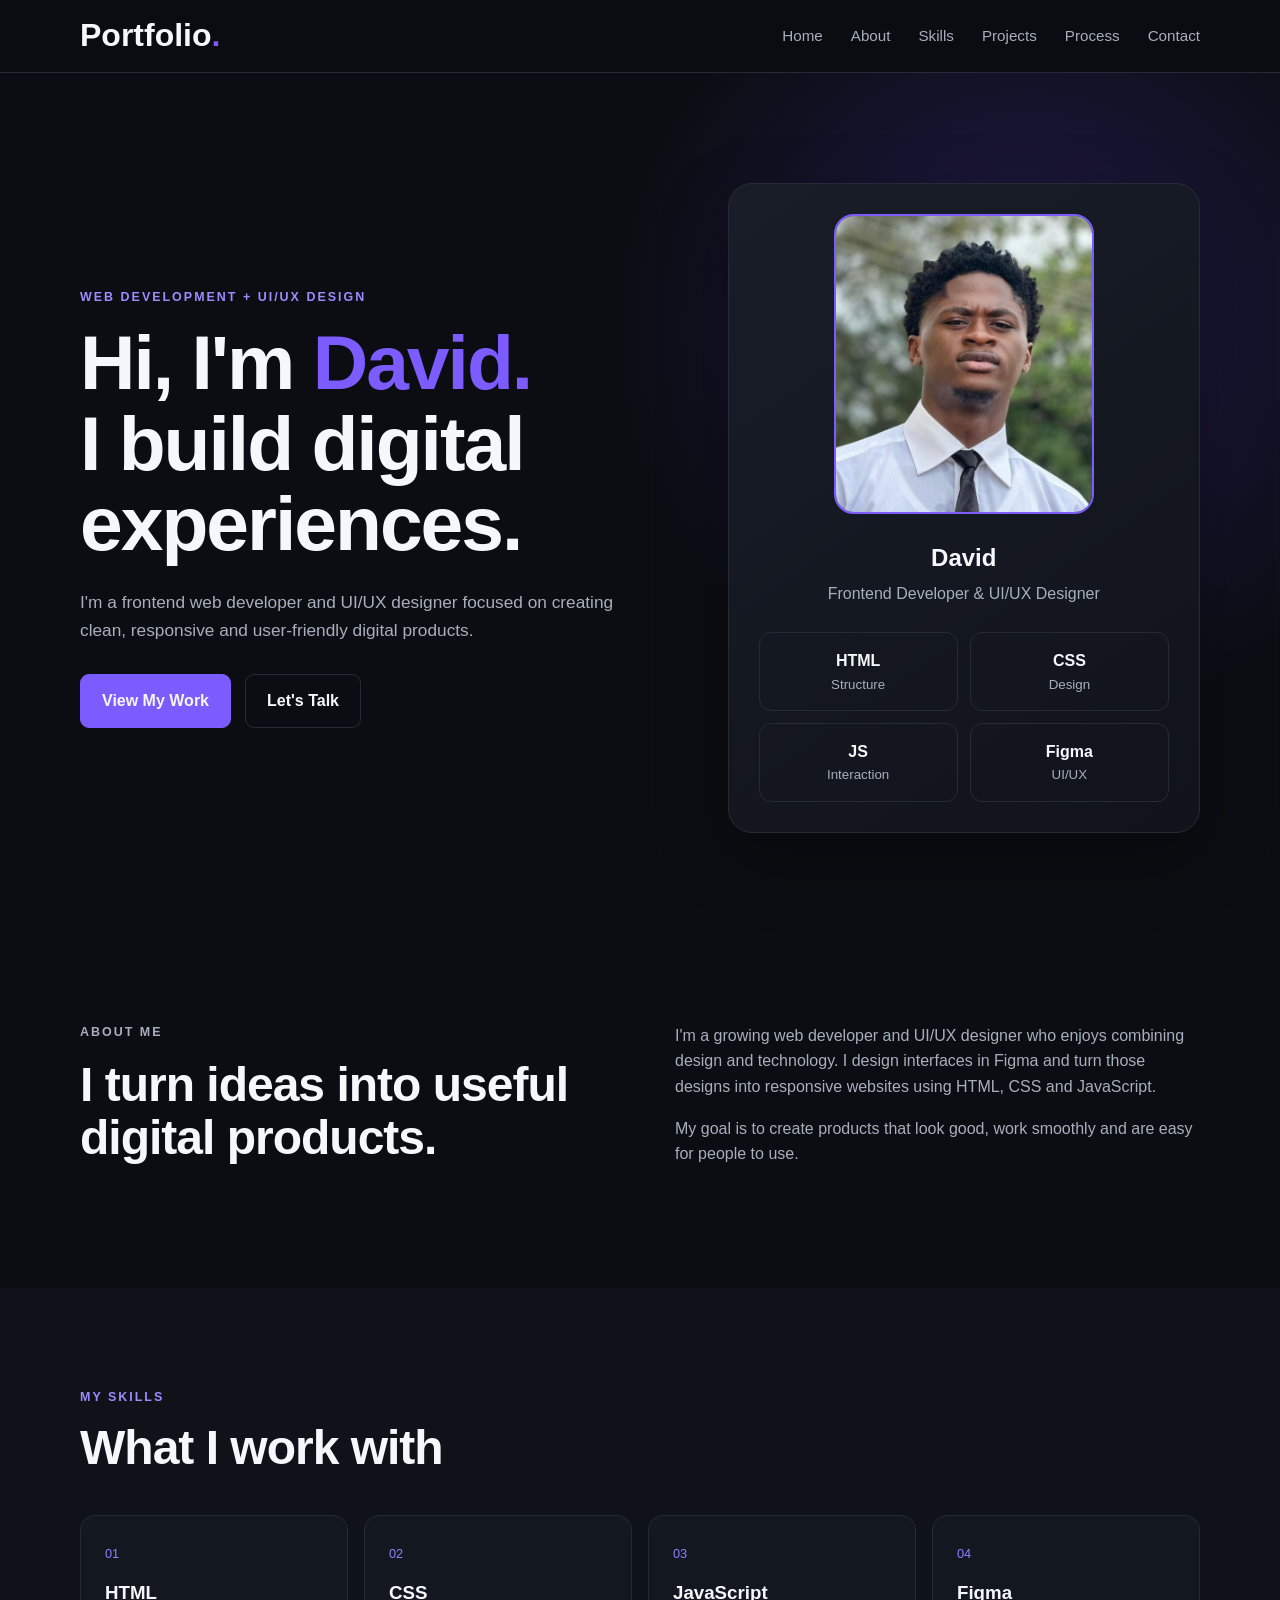
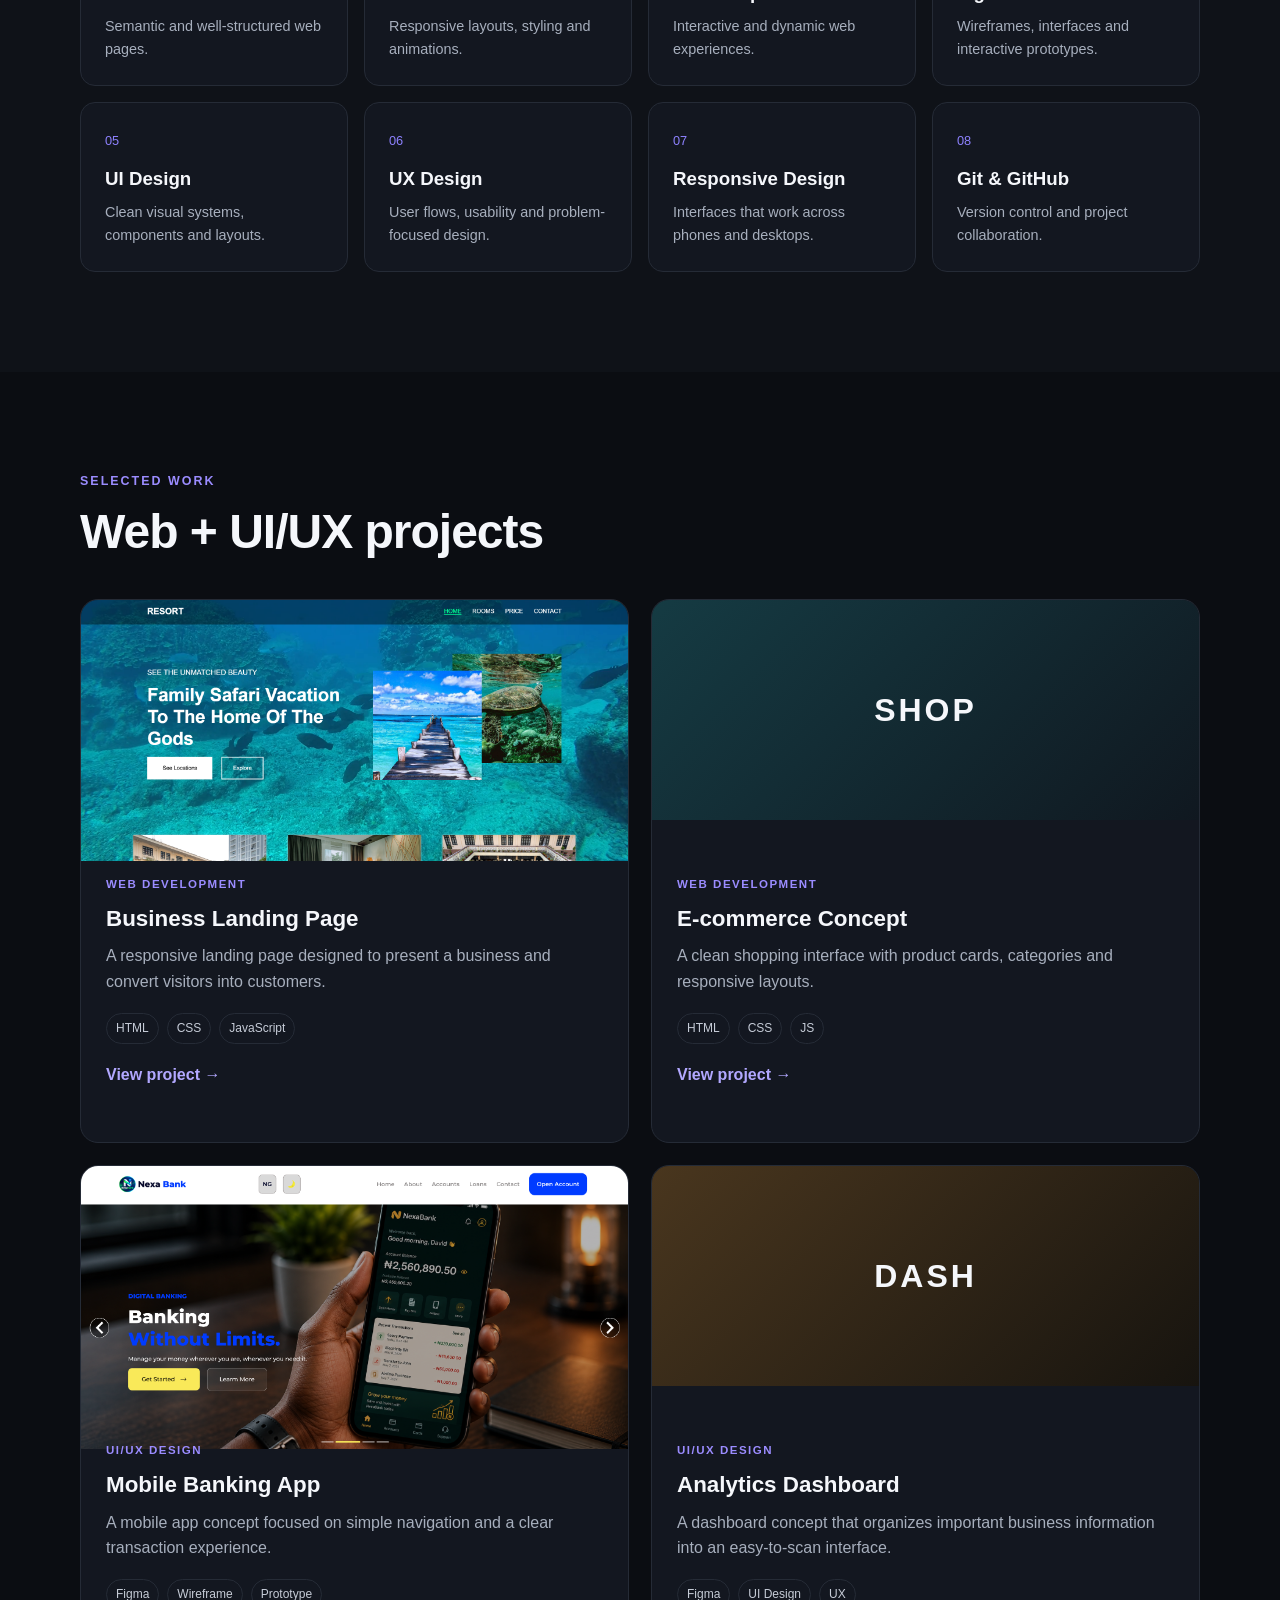
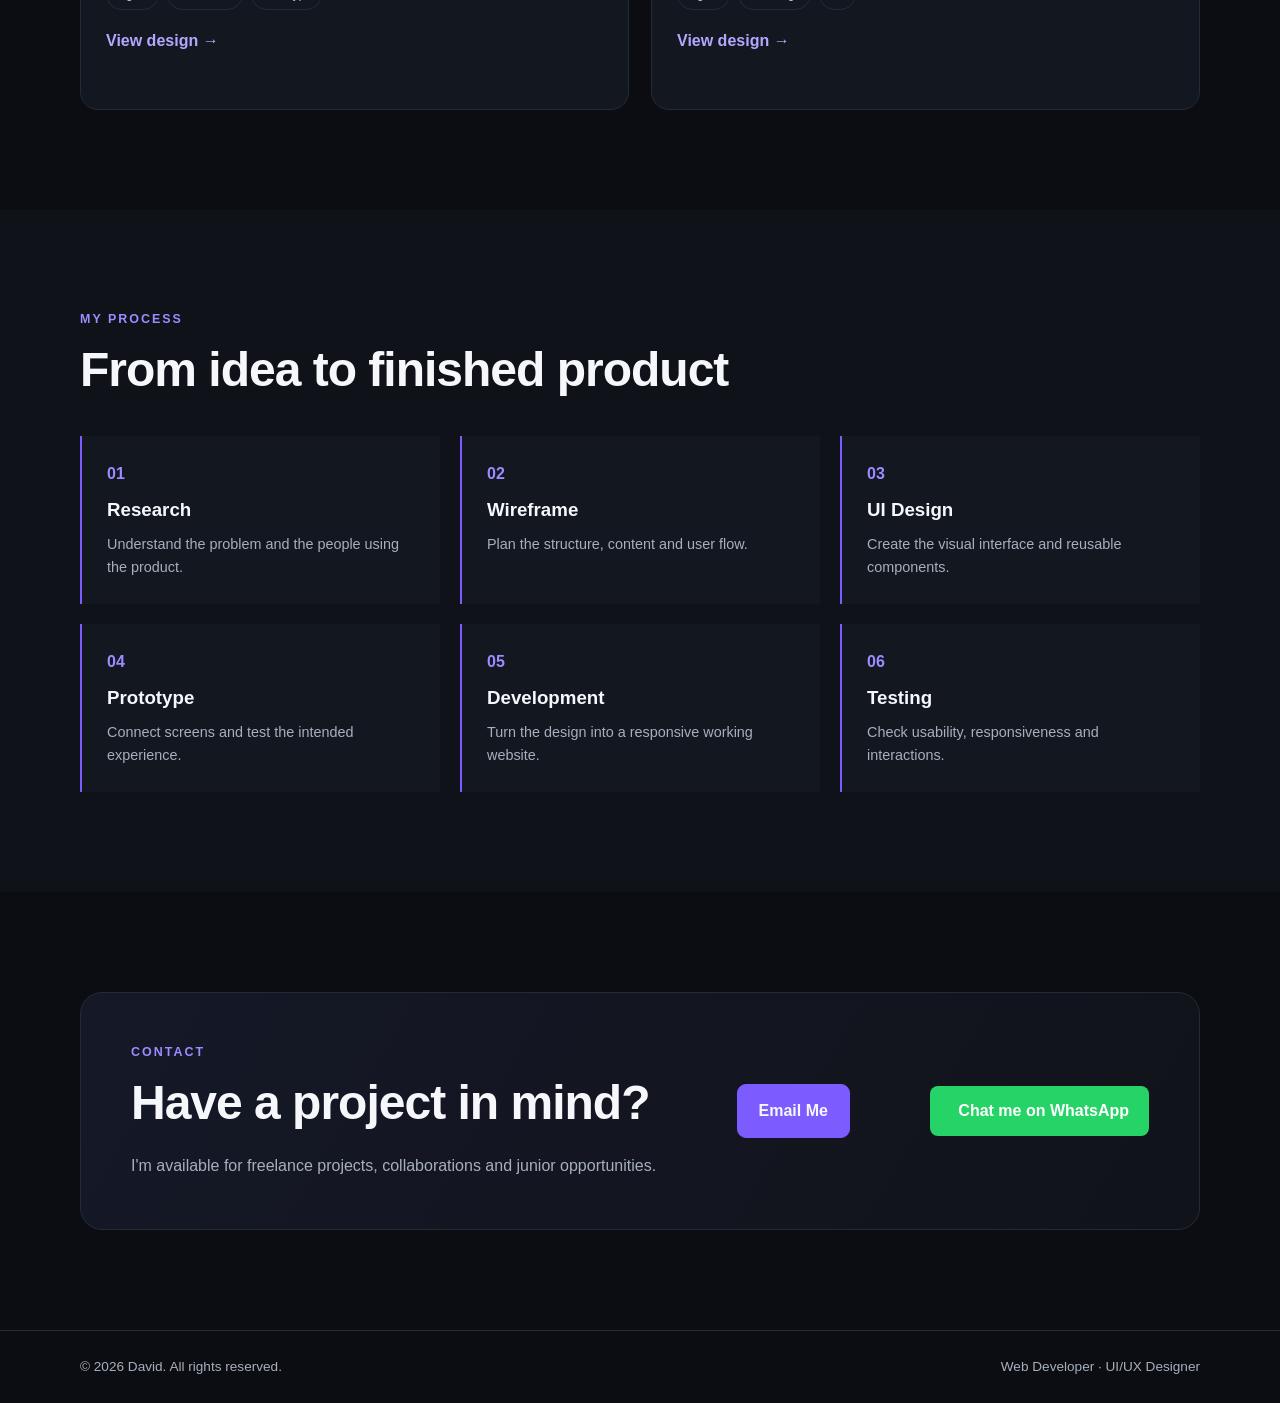
<file: DavePortfolio/index.html>
<!DOCTYPE html>
<html lang="en">

<head>
  <meta charset="UTF-8">
  <meta name="viewport" content="width=device-width, initial-scale=1.0">
  <title>David | Web Developer & UI/UX Designer</title>
  <link rel="stylesheet" href="style.css">
</head>

<body>
  <header class="header">
    <nav class="navbar container">
      <a href="#home" class="logo">Portfolio<span>.</span></a>
      <button class="menu-btn" aria-label="Open menu">☰</button>
      <div class="nav-links">
        <a href="#home">Home</a>
        <a href="#about">About</a>
        <a href="#skills">Skills</a>
        <a href="#projects">Projects</a>
        <a href="#process">Process</a>
        <a href="#contact">Contact</a>
      </div>
    </nav>
  </header>

  <main>
    <section class="hero" id="home">
      <div class="container hero-content">
        <div class="hero-text">
          <p class="eyebrow">WEB DEVELOPMENT + UI/UX DESIGN</p>
          <h1>Hi, I'm <span>David.</span><br> I build digital experiences.</h1>
          <p class="hero-copy">
            I'm a frontend web developer and UI/UX designer focused on creating
            clean, responsive and user-friendly digital products.
          </p>
          <div class="hero-buttons">
            <a class="btn primary" href="#projects">View My Work</a>
            <a class="btn secondary" href="#contact">Let's Talk</a>
          </div>
        </div>

        <div class="hero-card">
          <div class="profile-image">
            <img src="/DavePortfolio/images/WhatsApp Image 2026-07-06 at 11.59.51 AM.jpeg" alt="David - Web Developer and UI/UX Designer">
          </div>

          <div class="profile-info">
            <h3>David</h3>
            <p>Frontend Developer & UI/UX Designer</p>
          </div>

          <div class="mini-stats">
            <span>
              <b>HTML</b>
              <small>Structure</small>
            </span>

            <span>
              <b>CSS</b>
              <small>Design</small>
            </span>

            <span>
              <b>JS</b>
              <small>Interaction</small>
            </span>

            <span>
              <b>Figma</b>
              <small>UI/UX</small>
            </span>
          </div>
        </div>
      </div>
      </div>
    </section>

    <section class="section" id="about">
      <div class="container two-col">
        <div>
          <p class="eyebrow">ABOUT ME</p>
          <h2>I turn ideas into useful digital products.</h2>
        </div>
        <div>
          <p>
            I'm a growing web developer and UI/UX designer who enjoys combining
            design and technology. I design interfaces in Figma and turn those
            designs into responsive websites using HTML, CSS and JavaScript.
          </p>
          <p>
            My goal is to create products that look good, work smoothly and are
            easy for people to use.
          </p>
        </div>
      </div>
    </section>

    <section class="section alt" id="skills">
      <div class="container">
        <p class="eyebrow">MY SKILLS</p>
        <h2>What I work with</h2>
        <div class="skills-grid">
          <article class="skill-card"><span>01</span>
            <h3>HTML</h3>
            <p>Semantic and well-structured web pages.</p>
          </article>
          <article class="skill-card"><span>02</span>
            <h3>CSS</h3>
            <p>Responsive layouts, styling and animations.</p>
          </article>
          <article class="skill-card"><span>03</span>
            <h3>JavaScript</h3>
            <p>Interactive and dynamic web experiences.</p>
          </article>
          <article class="skill-card"><span>04</span>
            <h3>Figma</h3>
            <p>Wireframes, interfaces and interactive prototypes.</p>
          </article>
          <article class="skill-card"><span>05</span>
            <h3>UI Design</h3>
            <p>Clean visual systems, components and layouts.</p>
          </article>
          <article class="skill-card"><span>06</span>
            <h3>UX Design</h3>
            <p>User flows, usability and problem-focused design.</p>
          </article>
          <article class="skill-card"><span>07</span>
            <h3>Responsive Design</h3>
            <p>Interfaces that work across phones and desktops.</p>
          </article>
          <article class="skill-card"><span>08</span>
            <h3>Git & GitHub</h3>
            <p>Version control and project collaboration.</p>
          </article>
        </div>
      </div>
    </section>

    <section class="section" id="projects">
      <div class="container">
        <p class="eyebrow">SELECTED WORK</p>
        <h2>Web + UI/UX projects</h2>
        <div class="projects-grid">
          <article class="project-card">
            <div class="project-image web"><img src="/DavePortfolio/images/Sample design.png" alt="Landing Page Sample">
            </div>
            <div class="project-body">
              <p class="tag">WEB DEVELOPMENT</p>
              <h3>Business Landing Page</h3>
              <p>A responsive landing page designed to present a business and convert visitors into customers.</p>
              <div class="tech"><span>HTML</span><span>CSS</span><span>JavaScript</span></div>
              <a href="#" class="project-link">View project →</a>
            </div>
          </article>
          <article class="project-card">
            <div class="project-image shop">SHOP</div>
            <div class="project-body">
              <p class="tag">WEB DEVELOPMENT</p>
              <h3>E-commerce Concept</h3>
              <p>A clean shopping interface with product cards, categories and responsive layouts.</p>
              <div class="tech"><span>HTML</span><span>CSS</span><span>JS</span></div>
              <a href="#" class="project-link">View project →</a>
            </div>
          </article>
          <article class="project-card">
            <div class="project-image ui"><img src="/DavePortfolio/images/Bank sample.png" alt="Bank Sample Design">
            </div>
            <div class="project-body">
              <p class="tag">UI/UX DESIGN</p>
              <h3>Mobile Banking App</h3>
              <p>A mobile app concept focused on simple navigation and a clear transaction experience.</p>
              <div class="tech"><span>Figma</span><span>Wireframe</span><span>Prototype</span></div>
              <a href="#" class="project-link">View design →</a>
            </div>
          </article>
          <article class="project-card">
            <div class="project-image dash">DASH</div>
            <div class="project-body">
              <p class="tag">UI/UX DESIGN</p>
              <h3>Analytics Dashboard</h3>
              <p>A dashboard concept that organizes important business information into an easy-to-scan interface.</p>
              <div class="tech"><span>Figma</span><span>UI Design</span><span>UX</span></div>
              <a href="#" class="project-link">View design →</a>
            </div>
          </article>
        </div>
      </div>
    </section>

    <section class="section alt" id="process">
      <div class="container">
        <p class="eyebrow">MY PROCESS</p>
        <h2>From idea to finished product</h2>
        <div class="process-grid">
          <div><b>01</b>
            <h3>Research</h3>
            <p>Understand the problem and the people using the product.</p>
          </div>
          <div><b>02</b>
            <h3>Wireframe</h3>
            <p>Plan the structure, content and user flow.</p>
          </div>
          <div><b>03</b>
            <h3>UI Design</h3>
            <p>Create the visual interface and reusable components.</p>
          </div>
          <div><b>04</b>
            <h3>Prototype</h3>
            <p>Connect screens and test the intended experience.</p>
          </div>
          <div><b>05</b>
            <h3>Development</h3>
            <p>Turn the design into a responsive working website.</p>
          </div>
          <div><b>06</b>
            <h3>Testing</h3>
            <p>Check usability, responsiveness and interactions.</p>
          </div>
        </div>
      </div>
    </section>

    <section class="section contact" id="contact">
      <div class="container contact-box">
        <div>
          <p class="eyebrow">CONTACT</p>
          <h2>Have a project in mind?</h2>
          <p>I'm available for freelance projects, collaborations and junior opportunities.</p>
        </div>
        <a class="btn primary" href="mailto:skalzybrainz16@gmail.com">Email Me</a>
        <a href="https://wa.me/2347047893931" target="_blank" class="whatsapp-btn">
          <i class="fa-brands fa-whatsapp"></i>
          Chat me on WhatsApp
        </a>
      </div>
    </section>
  </main>

  <footer>
    <div class="container footer-inner">
      <p>© <span id="year"></span> David. All rights reserved.</p>
      <p>Web Developer · UI/UX Designer</p>
    </div>
  </footer>

  <script src="script.js"></script>
</body>

</html>
</file>
<file: DavePortfolio/style.css>
/* =========================
   1. GLOBAL / RESET
   ========================= */
* {
  margin: 0;
  padding: 0;
  box-sizing: border-box;
}

:root {
  --bg: #0b0d12;
  --card: #131720;
  --text: #f5f7fb;
  --muted: #a7afbd;
  --accent: #7c5cff;
  --line: #252b36;
}

html {
  scroll-behavior: smooth;
}

body {
  font-family: Arial, Helvetica, sans-serif;
  background: var(--bg);
  color: var(--text);
  line-height: 1.6;
}

a {
  text-decoration: none;
  color: inherit;
}

.container {
  width: min(1120px, 90%);
  margin: auto;
}

.eyebrow {
  font-size: 0.78rem;
  letter-spacing: 2px;
  color: #9b8cff;
  font-weight: 700;
  margin-bottom: 14px;
}

h1 {
  font-size: clamp(2.7rem, 6vw, 5rem);
  line-height: 1.05;
  letter-spacing: -2px;
  margin-bottom: 25px;
}

h2 {
  font-size: clamp(2rem, 4vw, 3rem);
  line-height: 1.1;
  margin-bottom: 24px;
  letter-spacing: -1px;
}


/* =========================
   2. HEADER / NAVBAR
   ========================= */
.header {
  position: sticky;
  top: 0;
  z-index: 10;
  background: rgba(11, 13, 18, 0.9);
  backdrop-filter: blur(12px);
  border-bottom: 1px solid var(--line);
}

.navbar {
  height: 72px;
  display: flex;
  align-items: center;
  justify-content: space-between;
}

.logo {
  font-size: 2rem;
  font-weight: 800;
}

.logo span {
  color: var(--accent);
}

.nav-links {
  display: flex;
  gap: 28px;
}

.nav-links a {
  color: var(--muted);
  font-size: 0.95rem;
}

.nav-links a:hover {
  color: #fff;
}

.menu-btn {
  display: none;
  background: none;
  border: 0;
  color: white;
  font-size: 1.6rem;
}

/* =========================
   3. HERO SECTION
   ========================= */

.hero {
    padding: 110px 0 90px;

    background:
        radial-gradient(
            circle at 80% 30%,
            #21194a 0,
            transparent 35%
        );
}

.hero-content {
    display: grid;
    grid-template-columns: 1.1fr 0.9fr;
    gap: 70px;
    align-items: center;
}

/* Hero Text */

.hero-text h1 {
    font-size: clamp(2.7rem, 6vw, 5rem);
    line-height: 1.05;
    letter-spacing: -2px;
    margin-bottom: 25px;
}

.hero-text h1 span {
    color: var(--accent);
}

.hero-copy {
    max-width: 650px;
    color: var(--muted);
    font-size: 1.08rem;
}

.hero-buttons {
    display: flex;
    gap: 14px;
    margin-top: 30px;
}

.btn {
    display: inline-block;
    padding: 13px 21px;
    border-radius: 9px;
    font-weight: 700;
    border: 1px solid var(--line);
}

.btn.primary {
    background: var(--accent);
    border-color: var(--accent);
}

.btn.secondary {
    background: transparent;
}

/* Profile Card */

.hero-card {
    background: linear-gradient(
        145deg,
        #181d28,
        #10131a
    );

    border: 1px solid var(--line);
    border-radius: 24px;

    padding: 30px;

    box-shadow:
        0 25px 70px rgba(0, 0, 0, 0.3);

    text-align: center;
}

/* Your Picture */

.profile-image {
    width: 260px;
    height: 300px;

    margin: 0 auto 25px;

    border-radius: 20px;

    overflow: hidden;

    border: 2px solid var(--accent);

    background: #181d28;
}

.profile-image img {
    width: 100%;
    height: 100%;

    object-fit: cover;

    display: block;
}

/* Name under picture */

.profile-info h3 {
    font-size: 1.5rem;
    margin-bottom: 4px;
}

.profile-info p {
    color: var(--muted);
}

/* Skill boxes */

.mini-stats {
    display: grid;

    grid-template-columns: 1fr 1fr;

    gap: 12px;

    margin-top: 25px;
}

.mini-stats span {
    padding: 15px;

    border: 1px solid var(--line);

    border-radius: 12px;
}

.mini-stats b,
.mini-stats small {
    display: block;
}

.mini-stats small {
    color: var(--muted);
}



/* =========================
   4. ABOUT SECTION
   ========================= */
.section {
  padding: 100px 0;
}

.two-col {
  display: grid;
  grid-template-columns: 1fr 1fr;
  gap: 70px;
}

.two-col p {
  color: var(--muted);
  margin-bottom: 16px;
}


/* =========================
   5. SKILLS SECTION
   ========================= */
.alt {
  background: #0f1218;
}

.skills-grid {
  display: grid;
  grid-template-columns: repeat(4, 1fr);
  gap: 16px;
  margin-top: 40px;
}

.skill-card {
  background: var(--card);
  border: 1px solid var(--line);
  border-radius: 15px;
  padding: 24px;
}

.skill-card span {
  color: #8e82ff;
  font-size: 0.8rem;
}

.skill-card h3 {
  margin: 12px 0 7px;
}

.skill-card p {
  color: var(--muted);
  font-size: 0.9rem;
}


/* =========================
   6. PROJECTS SECTION
   ========================= */
.projects-grid {
  display: grid;
  grid-template-columns: repeat(2, 1fr);
  gap: 22px;
  margin-top: 40px;
}

.project-card {
  overflow: hidden;
  background: var(--card);
  border: 1px solid var(--line);
  border-radius: 18px;
}

.project-image {
  height: 220px;
  display: grid;
  place-items: center;
  font-weight: 800;
  font-size: 2rem;
  letter-spacing: 3px;
}

.project-image img, .project-image .ui{
  width: 100%;
  height: 100%;
  object-fit: cover;
}

.project-image.web {
  background: linear-gradient(135deg, #29205d, #111827);
}

.project-image.shop {
  background: linear-gradient(135deg, #153b43, #101820);
}

.project-image.ui {
  background: linear-gradient(135deg, #43234e, #181426);
}

.project-image.dash {
  background: linear-gradient(135deg, #49361e, #17140f);
}

.project-body {
  padding: 55px 25px;
}

.project-body .tag {
  font-size: 0.72rem;
  letter-spacing: 1.5px;
  color: #9b8cff;
  font-weight: 700;
}

.project-body h3 {
  font-size: 1.4rem;
  margin: 7px 0;
}

.project-body p:not(.tag) {
  color: var(--muted);
}

.tech {
  display: flex;
  gap: 8px;
  flex-wrap: wrap;
  margin: 18px 0;
}

.tech span {
  font-size: 0.75rem;
  border: 1px solid var(--line);
  padding: 5px 9px;
  border-radius: 20px;
  color: #c6ccd7;
}

.project-link {
  font-weight: 700;
  color: #b2a8ff;
}


/* =========================
   7. PROCESS SECTION
   ========================= */
.process-grid {
  display: grid;
  grid-template-columns: repeat(3, 1fr);
  gap: 20px;
  margin-top: 40px;
}

.process-grid div {
  padding: 25px;
  border-left: 2px solid var(--accent);
  background: var(--card);
}

.process-grid b {
  color: #9b8cff;
}

.process-grid h3 {
  margin: 8px 0;
}

.process-grid p {
  color: var(--muted);
  font-size: 0.9rem;
}


/* =========================
   8. CONTACT SECTION
   ========================= */
.contact {
  padding-top: 100px;
}

.contact-box {
  display: flex;
  justify-content: space-between;
  align-items: center;
  gap: 30px;
  border: 1px solid var(--line);
  padding: 50px;
  border-radius: 22px;
  background: linear-gradient(120deg, #151827, #11131a);
}

.contact-box p:not(.eyebrow) {
  color: var(--muted);
  max-width: 650px;
}

.whatsapp-btn {
    display: inline-flex;
    align-items: center;
    gap: 8px;
    padding: 12px 20px;
    border-radius: 8px;
    text-decoration: none;
    color: white;
    background-color: #25D366;
    font-weight: 600;
    transition: 0.3s;
}

.whatsapp-btn:hover {
    transform: translateY(-2px);
}

.container .btn:hover {
    transform: translateY(-2px);
}

/* =========================
   9. FOOTER
   ========================= */
footer {
  border-top: 1px solid var(--line);
  padding: 25px 0;
  color: var(--muted);
  font-size: 0.85rem;
}

.footer-inner {
  display: flex;
  justify-content: space-between;
}


/* =========================
   10. RESPONSIVE DESIGN
   ========================= */
@media (max-width: 850px) {
  .nav-links {
    display: none;
    position: absolute;
    top: 72px;
    left: 0;
    width: 100%;
    padding: 20px;
    background: #0b0d12;
    border-bottom: 1px solid var(--line);
    flex-direction: column;
    gap: 16px;
  }

  .nav-links.show {
    display: flex;
  }

  .menu-btn {
    display: block;
  }

  .hero-content,
  .two-col {
    grid-template-columns: 1fr;
  }

  .hero {
    padding-top: 75px;
  }

  .skills-grid {
    grid-template-columns: repeat(2, 1fr);
  }

  .projects-grid {
    grid-template-columns: 1fr;
  }

  .process-grid {
    grid-template-columns: 1fr 1fr;
  }

  .contact-box {
    display: block;
  }

  .contact-box .btn {
    margin-top: 25px;
  }
}

@media (max-width: 520px) {
  .skills-grid,
  .process-grid {
    grid-template-columns: 1fr;
  }

  .section {
    padding: 70px 0;
  }

  .hero-buttons {
    flex-direction: column;
  }

  .hero-buttons .btn {
    text-align: center;
  }

  .footer-inner {
    display: block;
  }

  .footer-inner p + p {
    margin-top: 8px;
  }
}
</file>
